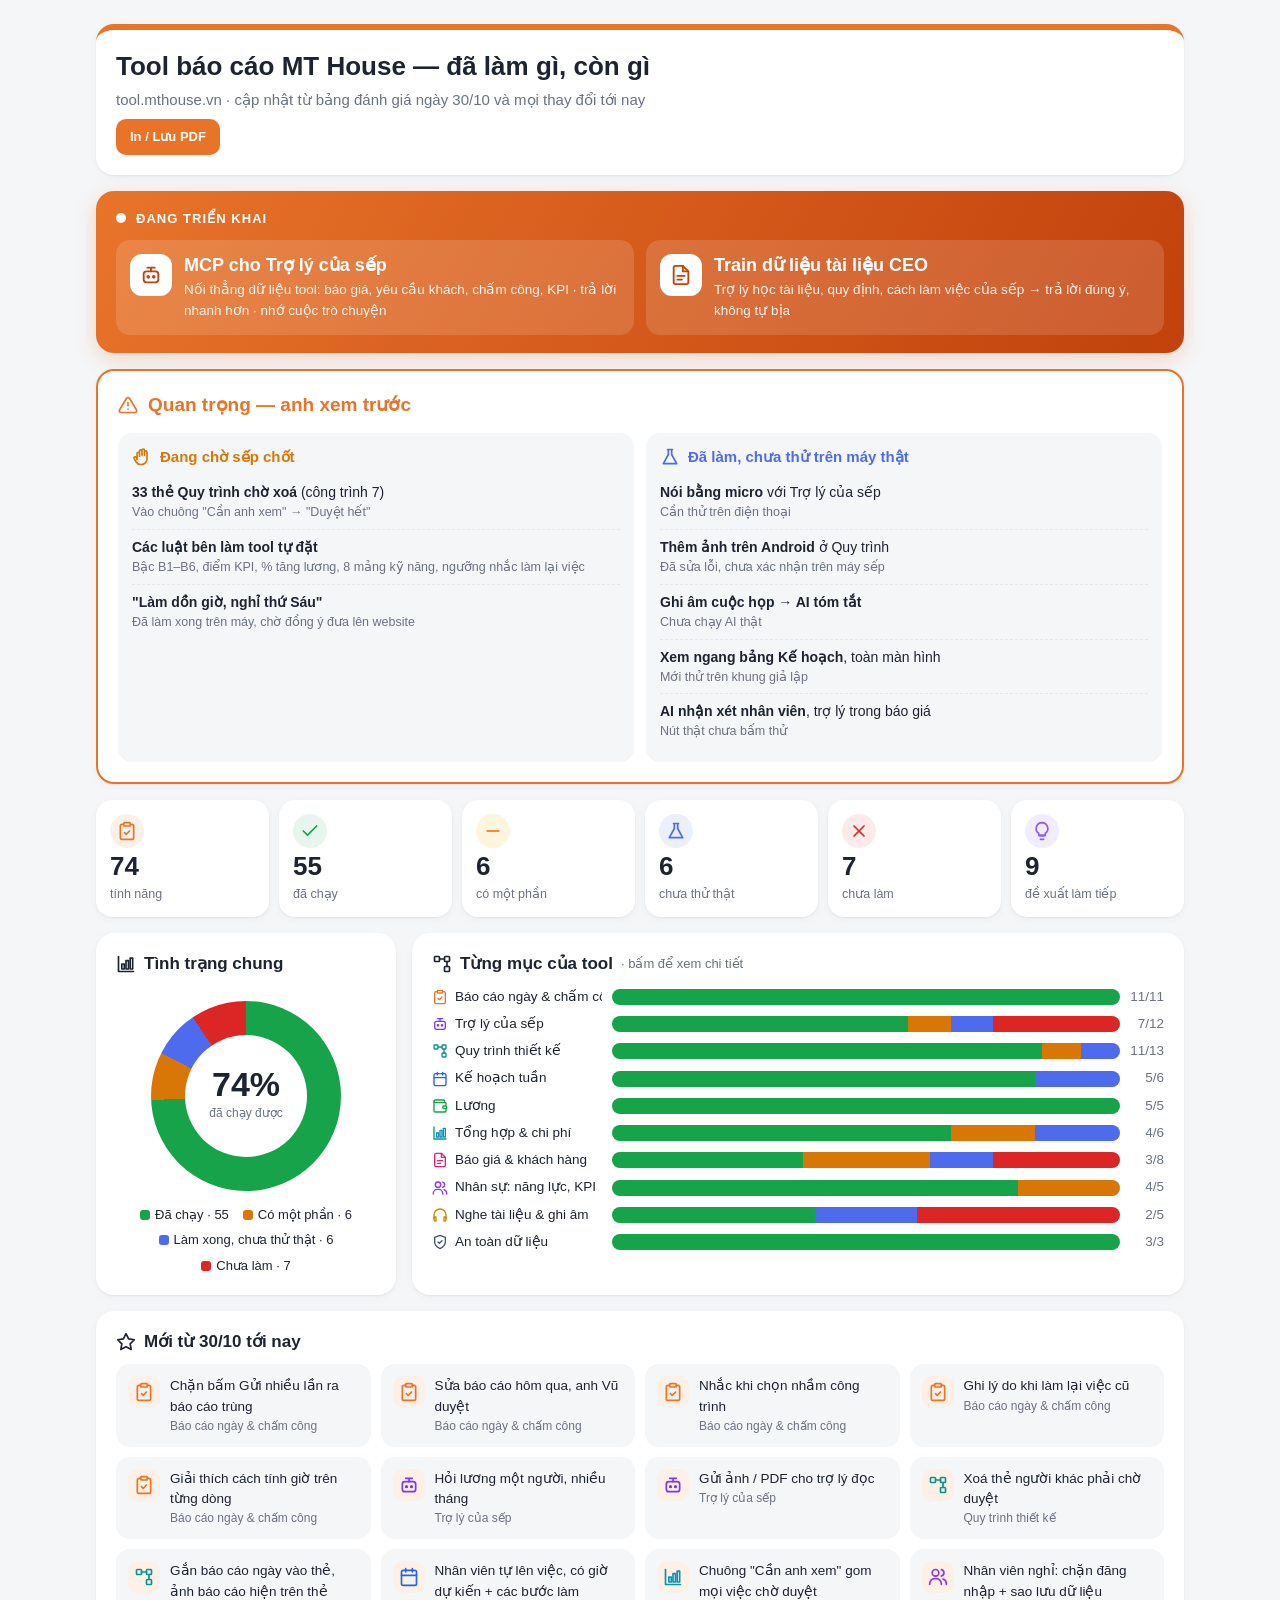
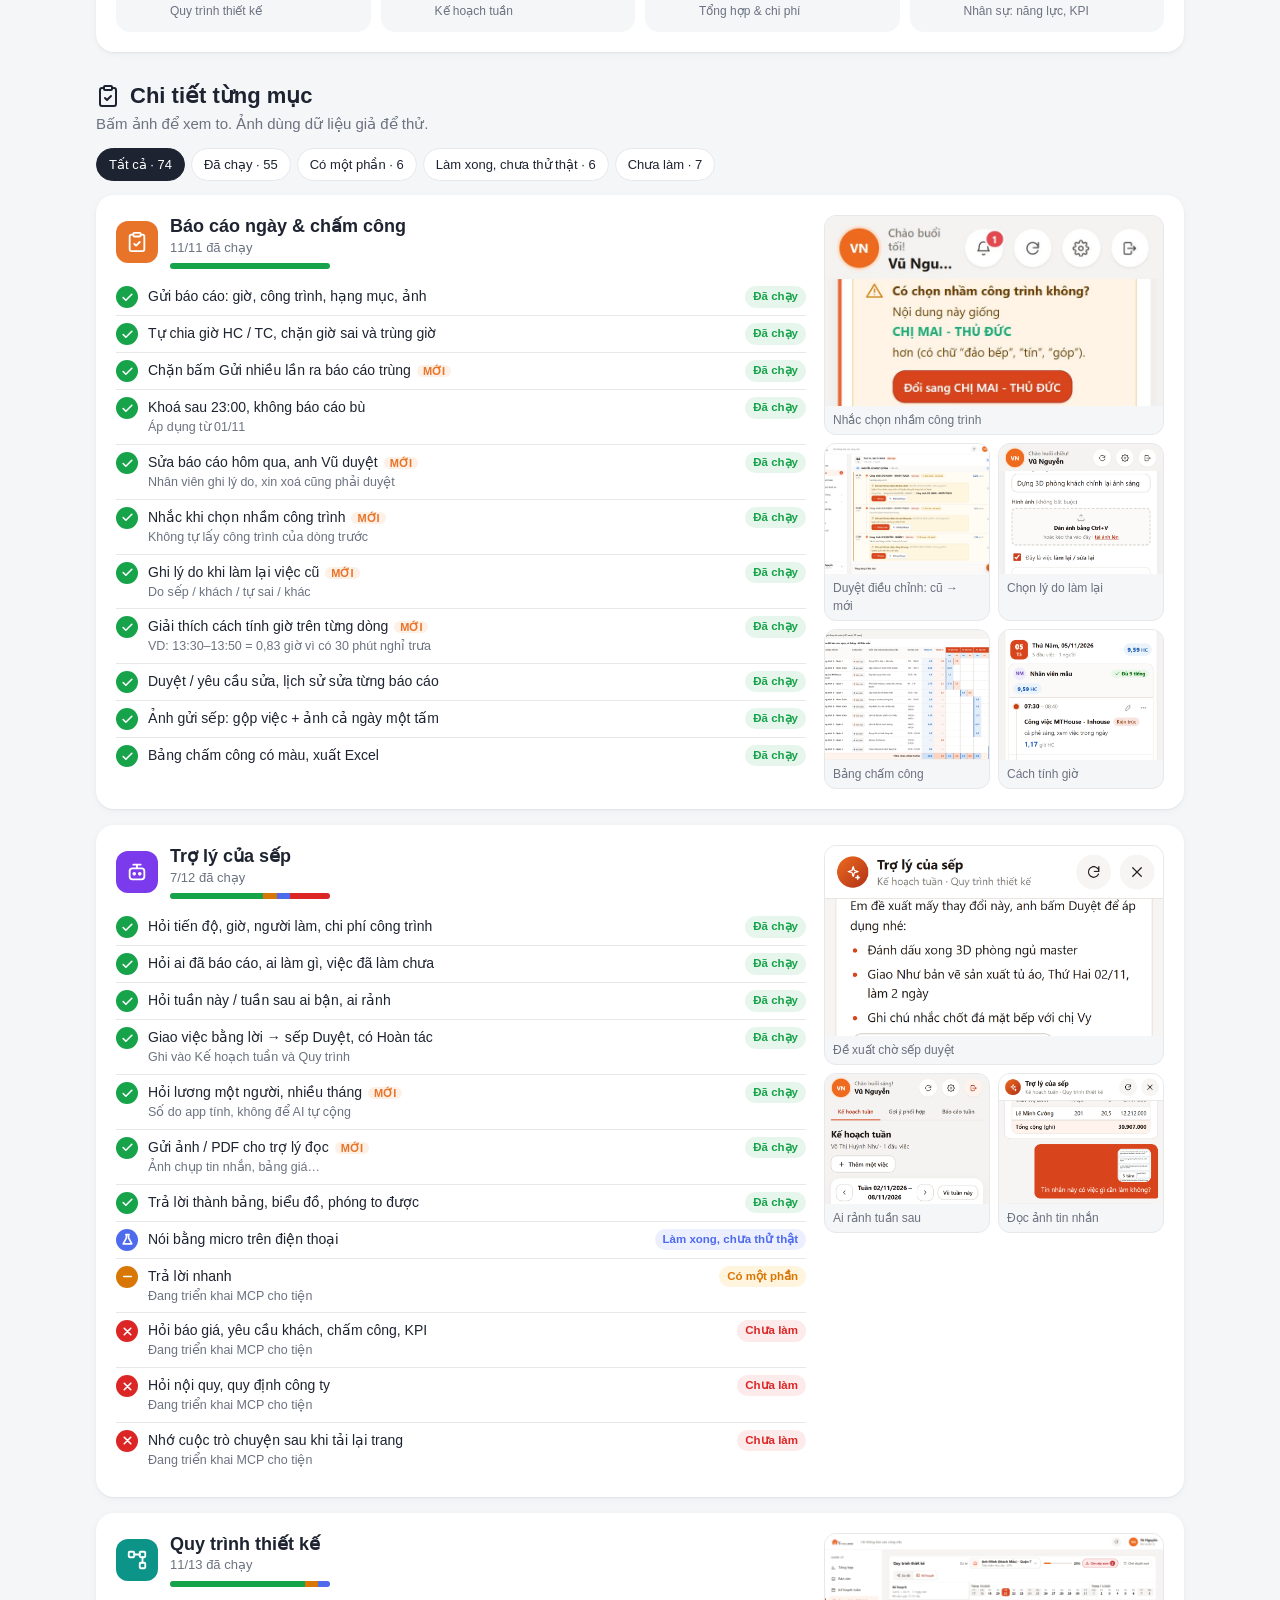
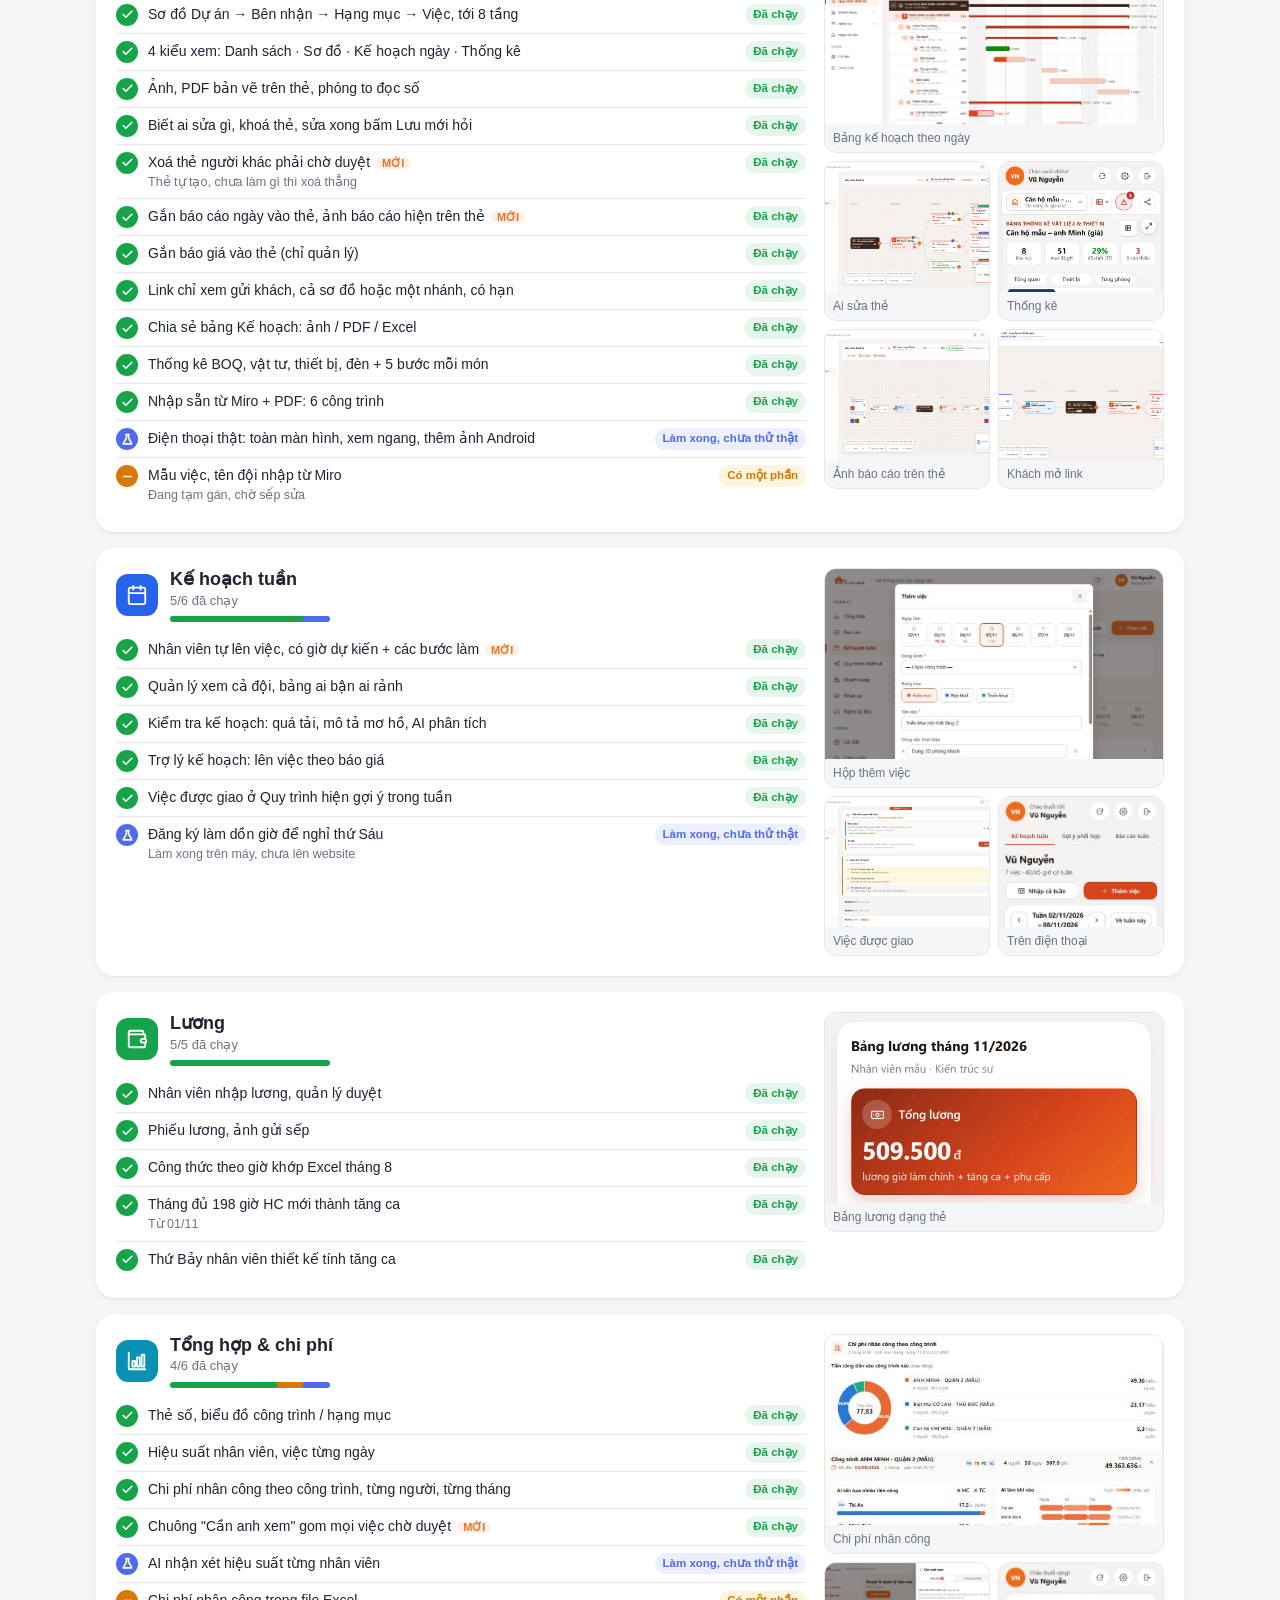
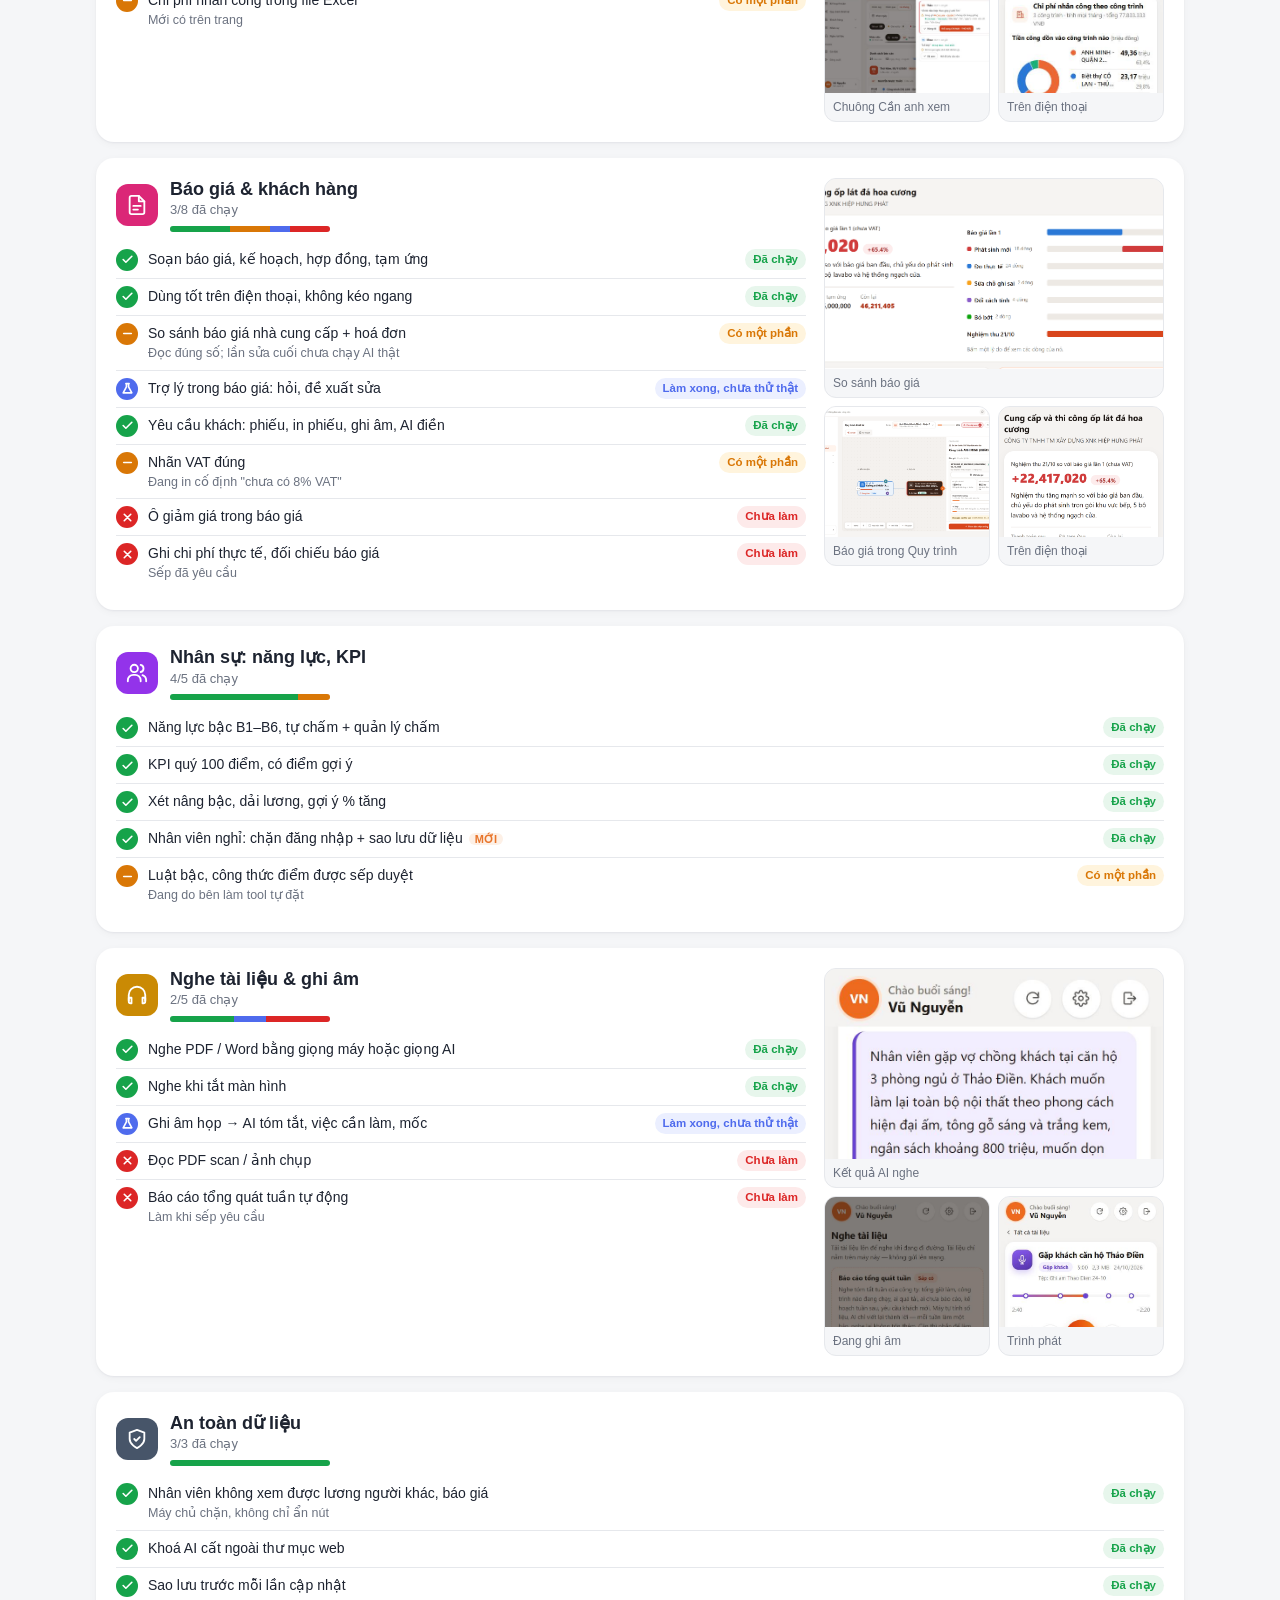
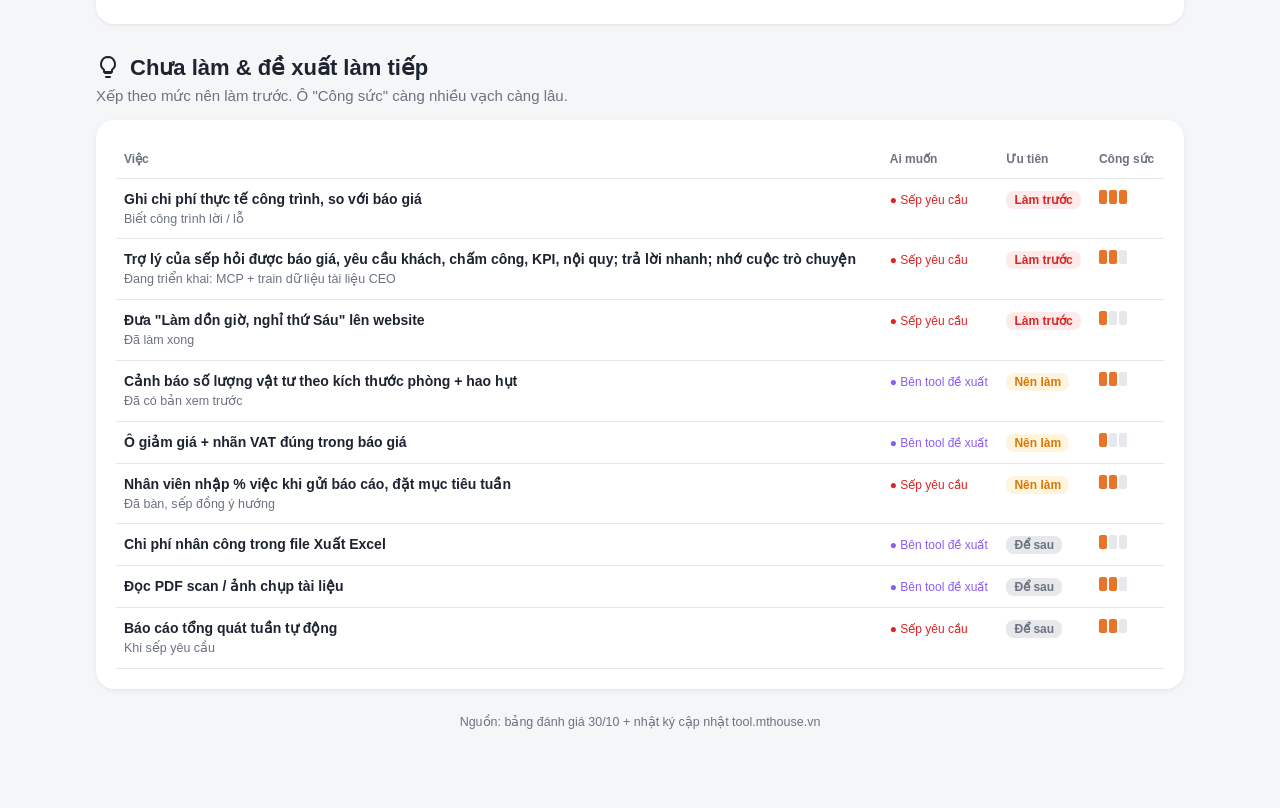
<file: mthouse.html>
<!doctype html>
<html lang="vi">
<head>
<meta charset="utf-8"><meta name="tab-label" content="MT House"><meta name="tab-color" content="#e8742a">
<meta name="viewport" content="width=device-width, initial-scale=1">
<title>Tính năng Tool MT House</title>
<style>
:root{
  --bg:#f5f6f8; --card:#fff; --ink:#1d2330; --mute:#6b7280; --line:#e6e8ec;
  --brand:#e8742a; --brand-soft:#fdf0e6;
  --ok:#16a34a; --ok-bg:#e7f6ec;
  --part:#d97706; --part-bg:#fff4dd;
  --try:#4f6bed; --try-bg:#ebefff;
  --no:#dc2626; --no-bg:#fdeaea;
  --idea:#8b5cf6; --idea-bg:#f2ecff;
  --shadow:0 1px 2px rgba(16,24,40,.05),0 2px 8px rgba(16,24,40,.04);
}
@media (prefers-color-scheme:dark){
  :root:not([data-theme="light"]){
    --bg:#14161b; --card:#1d2027; --ink:#e8eaee; --mute:#9aa1ad; --line:#2d313a;
    --brand-soft:#3a261a; --ok-bg:#16301f; --part-bg:#3a2b12; --try-bg:#1f2648; --no-bg:#3d1b1b; --idea-bg:#2c2147;
    --shadow:none;
  }
}
*{box-sizing:border-box}
body{margin:0;background:var(--bg);color:var(--ink);font:15px/1.5 "Segoe UI",Roboto,Arial,sans-serif}
.page{max-width:1120px;margin:0 auto;padding:24px 16px 64px}
svg.i{width:20px;height:20px;flex:none;stroke:currentColor;fill:none;stroke-width:2;stroke-linecap:round;stroke-linejoin:round}
h1,h2,h3{margin:0;line-height:1.25}
.card{background:var(--card);border-radius:18px;padding:20px;box-shadow:var(--shadow)}
.mute{color:var(--mute)}

/* đầu trang */
.hero{display:grid;grid-template-columns:1fr;gap:16px;align-items:center;border-top:6px solid var(--brand)}
.hero h1{font-size:26px}
.hero p{margin:6px 0 0;color:var(--mute)}
.hero .date{font-size:13px;text-align:right;color:var(--mute)}
.hero .date b{display:block;font-size:20px;color:var(--ink)}
.btn{font:inherit;font-size:13px;font-weight:600;border:0;border-radius:10px;padding:8px 14px;background:var(--brand);color:#fff;cursor:pointer;margin-top:8px}

/* đang triển khai */
.doing{margin-top:16px;border-radius:18px;padding:18px 20px;color:#fff;background:linear-gradient(120deg,#e8742a,#c2410c);box-shadow:0 6px 20px rgba(232,116,42,.25)}
.doing-h{display:flex;align-items:center;gap:10px;font-size:13px;font-weight:800;letter-spacing:.08em}
.pulse{width:10px;height:10px;border-radius:50%;background:#fff;box-shadow:0 0 0 0 rgba(255,255,255,.7);animation:pl 1.8s infinite}
@keyframes pl{70%{box-shadow:0 0 0 10px rgba(255,255,255,0)}100%{box-shadow:0 0 0 0 rgba(255,255,255,0)}}
@media (prefers-reduced-motion:reduce){.pulse{animation:none}}
.doing-grid{display:grid;grid-template-columns:1fr 1fr;gap:12px;margin-top:12px}
.doing-c{display:flex;gap:12px;align-items:flex-start;background:rgba(255,255,255,.14);border-radius:14px;padding:14px}
.doing-c .ic{width:42px;height:42px;border-radius:12px;background:#fff;color:#c2410c;display:grid;place-items:center;flex:none}
.doing-c .ic svg{width:22px;height:22px}
.doing-c b{display:block;font-size:18px;line-height:1.3}
.doing-c span{display:block;font-size:13.5px;opacity:.92;margin-top:3px}
@media (max-width:600px){.doing-grid{grid-template-columns:1fr}.doing-c b{font-size:16px}}

/* quan trọng */
.imp{margin-top:16px;border:2px solid var(--brand);background:var(--card)}
.imp-h{display:flex;gap:10px;align-items:center;font-size:19px;font-weight:700;color:var(--brand)}
.imp-grid{display:grid;grid-template-columns:repeat(2,1fr);gap:12px;margin-top:14px}
.imp-col{border-radius:14px;padding:14px;background:var(--bg)}
.imp-col h3{font-size:15px;display:flex;gap:8px;align-items:center;margin-bottom:8px}
.imp-col ul{margin:0;padding:0;list-style:none}
.imp-col li{padding:7px 0;border-top:1px dashed var(--line);font-size:14px}
.imp-col li:first-child{border-top:0}
.imp-col li small{display:block;color:var(--mute);font-size:12.5px}
.c-dec h3{color:var(--part)} .c-try h3{color:var(--try)} .c-risk h3{color:var(--no)}

/* số liệu */
.kpis{display:grid;grid-template-columns:repeat(6,1fr);gap:10px;margin-top:16px}
.kpi{background:var(--card);border-radius:16px;padding:14px;box-shadow:var(--shadow);display:flex;flex-direction:column;gap:4px}
.kpi .ic{width:34px;height:34px;border-radius:50%;display:grid;place-items:center}
.kpi b{font-size:26px;line-height:1.1}
.kpi span{font-size:12.5px;color:var(--mute)}

.charts{display:grid;grid-template-columns:300px 1fr;gap:16px;margin-top:16px}
.donut-wrap{display:flex;flex-direction:column;align-items:center;gap:14px}
.donut{width:190px;height:190px;border-radius:50%;position:relative}
.donut::after{content:"";position:absolute;inset:34px;border-radius:50%;background:var(--card)}
.donut .mid{position:absolute;inset:0;display:grid;place-items:center;z-index:1;text-align:center}
.donut .mid b{font-size:34px;display:block;line-height:1}
.donut .mid span{font-size:12px;color:var(--mute)}
.legend{display:flex;flex-wrap:wrap;gap:6px 14px;justify-content:center;font-size:13px}
.legend i{display:inline-block;width:10px;height:10px;border-radius:3px;margin-right:5px;vertical-align:-1px}
.card h2{font-size:17px;display:flex;gap:8px;align-items:center;margin-bottom:12px}

.mbar{display:grid;grid-template-columns:170px 1fr 34px;gap:10px;align-items:center;margin:7px 0;font-size:13.5px;cursor:pointer}
.mbar:hover .mtrack{outline:2px solid var(--brand-soft)}
.mname{display:flex;gap:7px;align-items:center;white-space:nowrap;overflow:hidden;text-overflow:ellipsis}
.mname svg{width:16px;height:16px}
.mtrack{display:flex;height:16px;border-radius:8px;overflow:hidden;background:var(--line)}
.mtrack span{display:block;height:100%}
.mcount{text-align:right;color:var(--mute);font-variant-numeric:tabular-nums}

.dep{display:flex;gap:18px;align-items:flex-end;height:150px;padding:0 6px;margin-top:6px}
.dep div{flex:1;display:flex;flex-direction:column;align-items:center;justify-content:flex-end;height:100%;gap:6px}
.dep i{display:block;width:100%;max-width:70px;border-radius:8px 8px 0 0;background:var(--brand)}
.dep b{font-size:15px} .dep span{font-size:12px;color:var(--mute)}

/* mới tuần này */
.new{margin-top:16px}
.new-grid{display:grid;grid-template-columns:repeat(auto-fill,minmax(210px,1fr));gap:10px}
.nw{border-radius:14px;padding:12px;background:var(--bg);display:flex;gap:10px;align-items:flex-start;font-size:13.5px}
.nw .ic{width:32px;height:32px;border-radius:10px;display:grid;place-items:center;background:var(--brand-soft);color:var(--brand);flex:none}
.nw small{display:block;color:var(--mute);font-size:12px}

/* từng mục */
.sec-title{margin:30px 0 4px;font-size:22px;display:flex;align-items:center;gap:10px}
.sec-sub{margin:0 0 12px;color:var(--mute)}
.filters{display:flex;flex-wrap:wrap;gap:6px;margin:0 0 14px}
.filters button{font:inherit;font-size:13px;border:1px solid var(--line);background:var(--card);color:var(--ink);border-radius:999px;padding:6px 12px;cursor:pointer}
.filters button.on{background:var(--ink);color:var(--card);border-color:var(--ink)}
.mods{display:grid;gap:16px}
.mod{display:grid;grid-template-columns:1fr 340px;gap:18px}
.mod.noimg{grid-template-columns:1fr}
.mod-h{display:flex;gap:12px;align-items:center;margin-bottom:10px}
.mod-h .ic{width:42px;height:42px;border-radius:12px;display:grid;place-items:center;color:#fff;flex:none}
.mod-h .ic svg{width:22px;height:22px}
.mod-h h3{font-size:18px}
.mod-h .bar{display:flex;height:6px;border-radius:3px;overflow:hidden;width:160px;margin-top:6px;background:var(--line)}
.mod-h .bar span{height:100%}
.items{list-style:none;margin:0;padding:0}
.items li{display:grid;grid-template-columns:24px 1fr auto;gap:8px;align-items:start;padding:7px 0;border-top:1px solid var(--line);font-size:14px}
.items li:first-child{border-top:0}
.items li small{display:block;color:var(--mute);font-size:12.5px}
.items li .new-tag{font-size:11px;font-weight:700;color:var(--brand);background:var(--brand-soft);border-radius:6px;padding:0 6px;margin-left:6px}
.dot{width:22px;height:22px;border-radius:50%;display:grid;place-items:center;color:#fff}
.dot svg{width:13px;height:13px;stroke-width:3}
.tag{font-size:11.5px;font-weight:600;border-radius:999px;padding:2px 8px;white-space:nowrap}
.s-ok .dot{background:var(--ok)} .s-ok .tag{color:var(--ok);background:var(--ok-bg)}
.s-part .dot{background:var(--part)} .s-part .tag{color:var(--part);background:var(--part-bg)}
.s-try .dot{background:var(--try)} .s-try .tag{color:var(--try);background:var(--try-bg)}
.s-no .dot{background:var(--no)} .s-no .tag{color:var(--no);background:var(--no-bg)}
.shots{display:grid;grid-template-columns:1fr 1fr;gap:8px;align-content:start}
.shots figure{margin:0;border-radius:12px;overflow:hidden;background:var(--bg);cursor:zoom-in;border:1px solid var(--line)}
.shots figure:first-child{grid-column:1/-1}
.shots img{display:block;width:100%;height:130px;object-fit:cover;object-position:top}
.shots figure:first-child img{height:190px}
.shots figcaption{font-size:12px;padding:5px 8px;color:var(--mute)}
.hidden{display:none!important}

/* bảng việc chưa làm / đề xuất */
.tbl-wrap{overflow-x:auto}
table{width:100%;border-collapse:collapse;font-size:14px}
th,td{text-align:left;padding:10px 8px;border-bottom:1px solid var(--line);vertical-align:top}
th{font-size:12px;color:var(--mute);font-weight:600}
td small{display:block;color:var(--mute);font-size:12.5px}
.pr{font-size:12px;font-weight:700;border-radius:8px;padding:2px 8px;white-space:nowrap}
.pr-1{background:var(--no-bg);color:var(--no)} .pr-2{background:var(--part-bg);color:var(--part)} .pr-3{background:var(--line);color:var(--mute)}
.src{font-size:12px;white-space:nowrap}
.src.sep{color:var(--no)} .src.tool{color:var(--idea)}
.cost{display:inline-flex;gap:2px} .cost i{width:8px;height:14px;border-radius:2px;background:var(--line)} .cost i.f{background:var(--brand)}

/* xem ảnh to */
.lb{position:fixed;inset:0;background:rgba(10,12,16,.88);display:none;align-items:center;justify-content:center;z-index:50;padding:16px;flex-direction:column;gap:10px}
.lb.on{display:flex}
.lb img{max-width:100%;max-height:84vh;border-radius:10px;background:#fff}
.lb p{color:#fff;margin:0;font-size:14px}
.lb button{position:absolute;top:12px;right:14px;width:40px;height:40px;border-radius:50%;border:0;background:#fff;color:#111;font-size:22px;cursor:pointer}

html.rt-admin .page{padding-top:70px}
.foot{margin-top:24px;font-size:12.5px;color:var(--mute);text-align:center}

@media (max-width:980px){
  .kpis{grid-template-columns:repeat(3,1fr)}
  .imp-grid{grid-template-columns:1fr}
  .charts{grid-template-columns:1fr}
  .new-grid{grid-template-columns:1fr 1fr}
  .mod{grid-template-columns:1fr}
}
@media (max-width:600px){
  .page{padding:14px 12px 48px}
  html.rt-admin .page{padding-top:14px;padding-bottom:84px}
  .hero{grid-template-columns:1fr}
  .hero .date{text-align:left}
  .hero h1{font-size:22px}
  .kpis{grid-template-columns:repeat(2,1fr)}
  .new-grid{grid-template-columns:1fr}
  .mbar{grid-template-columns:118px 1fr 28px;font-size:12.5px}
  .items li{grid-template-columns:24px 1fr}
  .items li .tag{grid-column:2;justify-self:start}
  .card{padding:16px}
  .shots img{height:110px}
  table thead{display:none}
  table tr{display:grid;grid-template-columns:1fr auto;gap:4px 8px;padding:10px 0;border-bottom:1px solid var(--line)}
  table td{border:0;padding:0}
  table td.c-what{grid-column:1/-1}
}
@media print{
  body{background:#fff}
  .btn,.filters{display:none}
  .card,.kpi{box-shadow:none;border:1px solid var(--line)}
  .mod,.imp,.charts{break-inside:avoid}
  *{-webkit-print-color-adjust:exact;print-color-adjust:exact}
}
</style>
</head>
<body>
<script src="/rtabs.js" defer></script>


<svg width="0" height="0" style="position:absolute" aria-hidden="true">
  <symbol id="i-clip" viewBox="0 0 24 24"><rect x="8" y="2" width="8" height="4" rx="1"/><path d="M16 4h2a2 2 0 0 1 2 2v14a2 2 0 0 1-2 2H6a2 2 0 0 1-2-2V6a2 2 0 0 1 2-2h2"/><path d="m9 14 2 2 4-4"/></symbol>
  <symbol id="i-wallet" viewBox="0 0 24 24"><path d="M19 7V5a2 2 0 0 0-2-2H5a2 2 0 0 0 0 4h15a1 1 0 0 1 1 1v4h-3a2 2 0 0 0 0 4h3a1 1 0 0 0 1-1v-2"/><path d="M3 5v14a2 2 0 0 0 2 2h15a1 1 0 0 0 1-1v-4"/></symbol>
  <symbol id="i-chart" viewBox="0 0 24 24"><path d="M3 3v18h18"/><rect x="7" y="12" width="3" height="6"/><rect x="12" y="8" width="3" height="10"/><rect x="17" y="5" width="3" height="13"/></symbol>
  <symbol id="i-cal" viewBox="0 0 24 24"><rect x="3" y="4" width="18" height="18" rx="2"/><path d="M16 2v4M8 2v4M3 10h18"/></symbol>
  <symbol id="i-flow" viewBox="0 0 24 24"><rect x="3" y="3" width="6" height="6" rx="1"/><rect x="15" y="3" width="6" height="6" rx="1"/><rect x="15" y="15" width="6" height="6" rx="1"/><path d="M9 6h6M18 9v6"/></symbol>
  <symbol id="i-bot" viewBox="0 0 24 24"><rect x="4" y="8" width="16" height="12" rx="3"/><path d="M12 8V4M8 4h8"/><circle cx="9" cy="14" r="1"/><circle cx="15" cy="14" r="1"/></symbol>
  <symbol id="i-file" viewBox="0 0 24 24"><path d="M14 2H6a2 2 0 0 0-2 2v16a2 2 0 0 0 2 2h12a2 2 0 0 0 2-2V8z"/><path d="M14 2v6h6M8 13h8M8 17h5"/></symbol>
  <symbol id="i-users" viewBox="0 0 24 24"><circle cx="9" cy="7" r="4"/><path d="M2 21v-1a6 6 0 0 1 6-6h2a6 6 0 0 1 6 6v1"/><path d="M16 3.1a4 4 0 0 1 0 7.8M22 21v-1a6 6 0 0 0-4-5.6"/></symbol>
  <symbol id="i-head" viewBox="0 0 24 24"><path d="M3 18v-6a9 9 0 0 1 18 0v6"/><path d="M21 19a2 2 0 0 1-2 2h-1v-6h3zM3 19a2 2 0 0 0 2 2h1v-6H3z"/></symbol>
  <symbol id="i-shield" viewBox="0 0 24 24"><path d="M12 22s8-4 8-10V5l-8-3-8 3v7c0 6 8 10 8 10z"/><path d="m9 12 2 2 4-4"/></symbol>
  <symbol id="i-check" viewBox="0 0 24 24"><path d="M20 6 9 17l-5-5"/></symbol>
  <symbol id="i-half" viewBox="0 0 24 24"><path d="M5 12h14"/></symbol>
  <symbol id="i-x" viewBox="0 0 24 24"><path d="M18 6 6 18M6 6l12 12"/></symbol>
  <symbol id="i-flask" viewBox="0 0 24 24"><path d="M9 3h6M10 3v6L4 20h16L14 9V3"/></symbol>
  <symbol id="i-bulb" viewBox="0 0 24 24"><path d="M9 18h6M10 22h4"/><path d="M12 2a7 7 0 0 0-4 12.7V17h8v-2.3A7 7 0 0 0 12 2z"/></symbol>
  <symbol id="i-alert" viewBox="0 0 24 24"><path d="M10.3 3.9 1.8 18a2 2 0 0 0 1.7 3h17a2 2 0 0 0 1.7-3L13.7 3.9a2 2 0 0 0-3.4 0z"/><path d="M12 9v4M12 17h.01"/></symbol>
  <symbol id="i-hand" viewBox="0 0 24 24"><path d="M9 11V5a1.5 1.5 0 0 1 3 0v5M12 10V4a1.5 1.5 0 0 1 3 0v6M15 10V6a1.5 1.5 0 0 1 3 0v8a7 7 0 0 1-7 7h-1a6 6 0 0 1-5-3l-2.5-4a1.5 1.5 0 0 1 2.6-1.5L6 15V8a1.5 1.5 0 0 1 3 0"/></symbol>
  <symbol id="i-star" viewBox="0 0 24 24"><path d="m12 2 3.1 6.3 6.9 1-5 4.9 1.2 6.8L12 17.8 5.8 21l1.2-6.8-5-4.9 6.9-1z"/></symbol>
  <symbol id="i-bell" viewBox="0 0 24 24"><path d="M6 8a6 6 0 0 1 12 0c0 7 3 9 3 9H3s3-2 3-9"/><path d="M10.3 21a1.9 1.9 0 0 0 3.4 0"/></symbol>
  <symbol id="i-img" viewBox="0 0 24 24"><rect x="3" y="3" width="18" height="18" rx="2"/><circle cx="9" cy="9" r="2"/><path d="m21 15-5-5L5 21"/></symbol>
  <symbol id="i-lock" viewBox="0 0 24 24"><rect x="4" y="11" width="16" height="10" rx="2"/><path d="M8 11V7a4 4 0 0 1 8 0v4"/></symbol>
  <symbol id="i-link" viewBox="0 0 24 24"><path d="M10 13a5 5 0 0 0 7.5.5l3-3a5 5 0 0 0-7-7l-1.7 1.7"/><path d="M14 11a5 5 0 0 0-7.5-.5l-3 3a5 5 0 0 0 7 7l1.7-1.7"/></symbol>
  <symbol id="i-rocket" viewBox="0 0 24 24"><path d="M4.5 16.5c-1.5 1.3-2 5-2 5s3.7-.5 5-2c.7-.8.7-2.1-.1-2.9a2.2 2.2 0 0 0-2.9-.1z"/><path d="m12 15-3-3a22 22 0 0 1 2-4A13 13 0 0 1 22 2c0 2.7-.8 7.5-6 11a22 22 0 0 1-4 2z"/></symbol>
</svg>

<div class="page">

<!-- ===== ĐẦU TRANG ===== -->
<header class="card hero">
  <div>
    <h1>Tool báo cáo MT House — đã làm gì, còn gì</h1>
    <p>tool.mthouse.vn · cập nhật từ bảng đánh giá ngày 30/10 và mọi thay đổi tới nay</p>
    <button class="btn" type="button" onclick="window.print()">In / Lưu PDF</button>
  </div>
</header>

<!-- ===== ĐANG TRIỂN KHAI ===== -->
<section class="doing" id="dang-trien-khai">
  <div class="doing-h"><span class="pulse"></span> ĐANG TRIỂN KHAI</div>
  <div class="doing-grid">
    <div class="doing-c">
      <div class="ic"><svg class="i"><use href="#i-bot"/></svg></div>
      <div><b>MCP cho Trợ lý của sếp</b>
        <span>Nối thẳng dữ liệu tool: báo giá, yêu cầu khách, chấm công, KPI · trả lời nhanh hơn · nhớ cuộc trò chuyện</span></div>
    </div>
    <div class="doing-c">
      <div class="ic"><svg class="i"><use href="#i-file"/></svg></div>
      <div><b>Train dữ liệu tài liệu CEO</b>
        <span>Trợ lý học tài liệu, quy định, cách làm việc của sếp → trả lời đúng ý, không tự bịa</span></div>
    </div>
  </div>
</section>

<!-- ===== QUAN TRỌNG ===== -->
<section class="card imp" id="quan-trong">
  <div class="imp-h"><svg class="i"><use href="#i-alert"/></svg> Quan trọng — anh xem trước</div>
  <div class="imp-grid">
    <div class="imp-col c-dec">
      <h3><svg class="i"><use href="#i-hand"/></svg> Đang chờ sếp chốt</h3>
      <ul>
        <li><b>33 thẻ Quy trình chờ xoá</b> (công trình 7)<small>Vào chuông "Cần anh xem" → "Duyệt hết"</small></li>
        <li><b>Các luật bên làm tool tự đặt</b><small>Bậc B1–B6, điểm KPI, % tăng lương, 8 mảng kỹ năng, ngưỡng nhắc làm lại việc</small></li>
        <li><b>"Làm dồn giờ, nghỉ thứ Sáu"</b><small>Đã làm xong trên máy, chờ đồng ý đưa lên website</small></li>
      </ul>
    </div>
    <div class="imp-col c-try">
      <h3><svg class="i"><use href="#i-flask"/></svg> Đã làm, chưa thử trên máy thật</h3>
      <ul>
        <li><b>Nói bằng micro</b> với Trợ lý của sếp<small>Cần thử trên điện thoại</small></li>
        <li><b>Thêm ảnh trên Android</b> ở Quy trình<small>Đã sửa lỗi, chưa xác nhận trên máy sếp</small></li>
        <li><b>Ghi âm cuộc họp → AI tóm tắt</b><small>Chưa chạy AI thật</small></li>
        <li><b>Xem ngang bảng Kế hoạch</b>, toàn màn hình<small>Mới thử trên khung giả lập</small></li>
        <li><b>AI nhận xét nhân viên</b>, trợ lý trong báo giá<small>Nút thật chưa bấm thử</small></li>
      </ul>
    </div>
  </div>
</section>

<!-- ===== SỐ LIỆU ===== -->
<div class="kpis" id="kpis"></div>

<div class="charts">
  <div class="card donut-wrap">
    <h2 style="align-self:flex-start"><svg class="i"><use href="#i-chart"/></svg> Tình trạng chung</h2>
    <div class="donut" id="donut"><div class="mid"><div><b id="donut-pct"></b><span>đã chạy được</span></div></div></div>
    <div class="legend" id="legend"></div>
  </div>
  <div class="card">
    <h2><svg class="i"><use href="#i-flow"/></svg> Từng mục của tool <span class="mute" style="font-weight:400;font-size:13px">· bấm để xem chi tiết</span></h2>
    <div id="mbars"></div>
  </div>
</div>

<div class="card new">
  <h2><svg class="i"><use href="#i-star"/></svg> Mới từ 30/10 tới nay</h2>
  <div class="new-grid" id="new-grid"></div>
</div>

<!-- ===== TỪNG MỤC ===== -->
<h2 class="sec-title" id="chi-tiet"><svg class="i" style="width:24px;height:24px"><use href="#i-clip"/></svg> Chi tiết từng mục</h2>
<p class="sec-sub">Bấm ảnh để xem to. Ảnh dùng dữ liệu giả để thử.</p>
<div class="filters" id="filters"></div>
<div class="mods" id="mods"></div>

<!-- ===== CHƯA LÀM / ĐỀ XUẤT ===== -->
<h2 class="sec-title" id="de-xuat"><svg class="i" style="width:24px;height:24px"><use href="#i-bulb"/></svg> Chưa làm &amp; đề xuất làm tiếp</h2>
<p class="sec-sub">Xếp theo mức nên làm trước. Ô "Công sức" càng nhiều vạch càng lâu.</p>
<div class="card tbl-wrap">
  <table>
    <thead><tr><th>Việc</th><th>Ai muốn</th><th>Ưu tiên</th><th>Công sức</th></tr></thead>
    <tbody id="props"></tbody>
  </table>
</div>

<p class="foot">Nguồn: bảng đánh giá 30/10 + nhật ký cập nhật tool.mthouse.vn</p>
</div>

<div class="lb" id="lb"><button type="button" aria-label="Đóng">×</button><img alt=""><p></p></div>

<script>
var ST = {
  ok:   { t: 'Đã chạy',            c: 'var(--ok)',   ic: 'i-check' },
  part: { t: 'Có một phần',        c: 'var(--part)', ic: 'i-half' },
  try:  { t: 'Làm xong, chưa thử thật', c: 'var(--try)',  ic: 'i-flask' },
  no:   { t: 'Chưa làm',           c: 'var(--no)',   ic: 'i-x' }
};
var ORDER = ['ok', 'part', 'try', 'no'];

// [trạng thái, tên, ghi chú, mới?]
var MODS = [
  { id: 'bao-cao', ic: 'i-clip', color: '#e8742a', name: 'Báo cáo ngày & chấm công',
    items: [
      ['ok', 'Gửi báo cáo: giờ, công trình, hạng mục, ảnh'],
      ['ok', 'Tự chia giờ HC / TC, chặn giờ sai và trùng giờ'],
      ['ok', 'Chặn bấm Gửi nhiều lần ra báo cáo trùng', '', 1],
      ['ok', 'Khoá sau 23:00, không báo cáo bù', 'Áp dụng từ 01/11'],
      ['ok', 'Sửa báo cáo hôm qua, anh Vũ duyệt', 'Nhân viên ghi lý do, xin xoá cũng phải duyệt', 1],
      ['ok', 'Nhắc khi chọn nhầm công trình', 'Không tự lấy công trình của dòng trước', 1],
      ['ok', 'Ghi lý do khi làm lại việc cũ', 'Do sếp / khách / tự sai / khác', 1],
      ['ok', 'Giải thích cách tính giờ trên từng dòng', 'VD: 13:30–13:50 = 0,83 giờ vì có 30 phút nghỉ trưa', 1],
      ['ok', 'Duyệt / yêu cầu sửa, lịch sử sửa từng báo cáo'],
      ['ok', 'Ảnh gửi sếp: gộp việc + ảnh cả ngày một tấm'],
      ['ok', 'Bảng chấm công có màu, xuất Excel']
    ],
    shots: [
      ['mthouse-anh/anh-soat-bao-cao--1-nhan-vien-nhac-chon-nham.jpg', 'Nhắc chọn nhầm công trình'],
      ['mthouse-anh/anh-dieu-chinh-bao-cao--5-anh-vu-xem-cu-moi-dong-y-may-tinh.png', 'Duyệt điều chỉnh: cũ → mới'],
      ['mthouse-anh/anh-ly-do-lap-viec--2-dien-thoai-chon-ly-do.png', 'Chọn lý do làm lại'],
      ['mthouse-anh/anh-duyet-bang-cham-cong--bang-cham-cong-sau.png', 'Bảng chấm công'],
      ['mthouse-anh/anh-cach-tinh-gio--1-ca-ngay-co-cach-tinh.png', 'Cách tính giờ']
    ] },
  { id: 'tro-ly', ic: 'i-bot', color: '#7c3aed', name: 'Trợ lý của sếp',
    items: [
      ['ok', 'Hỏi tiến độ, giờ, người làm, chi phí công trình'],
      ['ok', 'Hỏi ai đã báo cáo, ai làm gì, việc đã làm chưa'],
      ['ok', 'Hỏi tuần này / tuần sau ai bận, ai rảnh'],
      ['ok', 'Giao việc bằng lời → sếp Duyệt, có Hoàn tác', 'Ghi vào Kế hoạch tuần và Quy trình'],
      ['ok', 'Hỏi lương một người, nhiều tháng', 'Số do app tính, không để AI tự cộng', 1],
      ['ok', 'Gửi ảnh / PDF cho trợ lý đọc', 'Ảnh chụp tin nhắn, bảng giá…', 1],
      ['ok', 'Trả lời thành bảng, biểu đồ, phóng to được'],
      ['try', 'Nói bằng micro trên điện thoại'],
      ['part', 'Trả lời nhanh', 'Đang triển khai MCP cho tiện'],
      ['no', 'Hỏi báo giá, yêu cầu khách, chấm công, KPI', 'Đang triển khai MCP cho tiện'],
      ['no', 'Hỏi nội quy, quy định công ty', 'Đang triển khai MCP cho tiện'],
      ['no', 'Nhớ cuộc trò chuyện sau khi tải lại trang', 'Đang triển khai MCP cho tiện']
    ],
    shots: [
      ['mthouse-anh/anh-tro-ly-cua-sep--dien-thoai-4-de-xuat-cho-duyet.png', 'Đề xuất chờ sếp duyệt'],
      ['mthouse-anh/anh-tro-ly-cua-sep--dien-thoai-7-ke-hoach-tuan-sau.png', 'Ai rảnh tuần sau'],
      ['mthouse-anh/anh-gui-anh-tro-ly--4-ai-doc-tin-nhan.png', 'Đọc ảnh tin nhắn']
    ] },
  { id: 'quy-trinh', ic: 'i-flow', color: '#0d9488', name: 'Quy trình thiết kế',
    items: [
      ['ok', 'Sơ đồ Dự án → Bên nhận → Hạng mục → Việc, tới 8 tầng'],
      ['ok', '4 kiểu xem: Danh sách · Sơ đồ · Kế hoạch ngày · Thống kê'],
      ['ok', 'Ảnh, PDF bản vẽ trên thẻ, phóng to đọc số'],
      ['ok', 'Biết ai sửa gì, khoá thẻ, sửa xong bấm Lưu mới hỏi'],
      ['ok', 'Xoá thẻ người khác phải chờ duyệt', 'Thẻ tự tạo, chưa làm gì thì xoá thẳng', 1],
      ['ok', 'Gắn báo cáo ngày vào thẻ, ảnh báo cáo hiện trên thẻ', '', 1],
      ['ok', 'Gắn báo giá vào thẻ (chỉ quản lý)'],
      ['ok', 'Link chỉ xem gửi khách, cả sơ đồ hoặc một nhánh, có hạn'],
      ['ok', 'Chia sẻ bảng Kế hoạch: ảnh / PDF / Excel'],
      ['ok', 'Thống kê BOQ, vật tư, thiết bị, đèn + 5 bước mỗi món'],
      ['ok', 'Nhập sẵn từ Miro + PDF: 6 công trình'],
      ['try', 'Điện thoại thật: toàn màn hình, xem ngang, thêm ảnh Android'],
      ['part', 'Mẫu việc, tên đội nhập từ Miro', 'Đang tạm gán, chờ sếp sửa']
    ],
    shots: [
      ['mthouse-anh/anh-ke-hoach-theo-ngay--1-may-tinh-bang-ke-hoach.png', 'Bảng kế hoạch theo ngày'],
      ['mthouse-anh/anh-avatar-khoa-the--1-may-tinh-avatar-tren-the.png', 'Ai sửa thẻ'],
      ['mthouse-anh/anh-bang-thong-ke--2-tong-quan.png', 'Thống kê'],
      ['mthouse-anh/anh-gan-bao-cao-quy-trinh--3a-so-do-the-co-anh-bao-cao.png', 'Ảnh báo cáo trên thẻ'],
      ['mthouse-anh/anh-chia-se-nhanh--6-khach-mo-link-may-tinh.png', 'Khách mở link']
    ] },
  { id: 'ke-hoach', ic: 'i-cal', color: '#2563eb', name: 'Kế hoạch tuần',
    items: [
      ['ok', 'Nhân viên tự lên việc, có giờ dự kiến + các bước làm', '', 1],
      ['ok', 'Quản lý xem cả đội, bảng ai bận ai rảnh'],
      ['ok', 'Kiểm tra kế hoạch: quá tải, mô tả mơ hồ, AI phân tích'],
      ['ok', 'Trợ lý kế hoạch: lên việc theo báo giá'],
      ['ok', 'Việc được giao ở Quy trình hiện gợi ý trong tuần'],
      ['try', 'Đăng ký làm dồn giờ để nghỉ thứ Sáu', 'Làm xong trên máy, chưa lên website']
    ],
    shots: [
      ['mthouse-anh/anh-ke-hoach-moi--1-hop-them-viec-may-tinh.jpg', 'Hộp thêm việc'],
      ['mthouse-anh/anh-viec-duoc-giao--1-may-tinh-viec-duoc-giao.png', 'Việc được giao'],
      ['mthouse-anh/anh-ke-hoach-moi--3-trang-ke-hoach-dien-thoai.jpg', 'Trên điện thoại']
    ] },
  { id: 'luong', ic: 'i-wallet', color: '#16a34a', name: 'Lương',
    items: [
      ['ok', 'Nhân viên nhập lương, quản lý duyệt'],
      ['ok', 'Phiếu lương, ảnh gửi sếp'],
      ['ok', 'Công thức theo giờ khớp Excel tháng 8'],
      ['ok', 'Tháng đủ 198 giờ HC mới thành tăng ca', 'Từ 01/11'],
      ['ok', 'Thứ Bảy nhân viên thiết kế tính tăng ca']
    ],
    shots: [
      ['mthouse-anh/anh-cach-tinh-gio--3-bang-luong-cau-nhac-tang-ca.png', 'Bảng lương dạng thẻ']
    ] },
  { id: 'tong-hop', ic: 'i-chart', color: '#0891b2', name: 'Tổng hợp & chi phí',
    items: [
      ['ok', 'Thẻ số, biểu đồ công trình / hạng mục'],
      ['ok', 'Hiệu suất nhân viên, việc từng ngày'],
      ['ok', 'Chi phí nhân công theo công trình, từng người, từng tháng'],
      ['ok', 'Chuông "Cần anh xem" gom mọi việc chờ duyệt', '', 1],
      ['try', 'AI nhận xét hiệu suất từng nhân viên'],
      ['part', 'Chi phí nhân công trong file Excel', 'Mới có trên trang']
    ],
    shots: [
      ['mthouse-anh/anh-chi-phi-cong-trinh--8-may-tinh-bieu-do.png', 'Chi phí nhân công'],
      ['mthouse-anh/anh-soat-bao-cao--2-sep-chuong-can-xem-may-tinh.jpg', 'Chuông Cần anh xem'],
      ['mthouse-anh/anh-chi-phi-cong-trinh--5-dien-thoai-bieu-do-tron-cong-trinh.jpg', 'Trên điện thoại']
    ] },
  { id: 'bao-gia', ic: 'i-file', color: '#db2777', name: 'Báo giá & khách hàng',
    items: [
      ['ok', 'Soạn báo giá, kế hoạch, hợp đồng, tạm ứng'],
      ['ok', 'Dùng tốt trên điện thoại, không kéo ngang'],
      ['part', 'So sánh báo giá nhà cung cấp + hoá đơn', 'Đọc đúng số; lần sửa cuối chưa chạy AI thật'],
      ['try', 'Trợ lý trong báo giá: hỏi, đề xuất sửa'],
      ['ok', 'Yêu cầu khách: phiếu, in phiếu, ghi âm, AI điền'],
      ['part', 'Nhãn VAT đúng', 'Đang in cố định "chưa có 8% VAT"'],
      ['no', 'Ô giảm giá trong báo giá'],
      ['no', 'Ghi chi phí thực tế, đối chiếu báo giá', 'Sếp đã yêu cầu']
    ],
    shots: [
      ['mthouse-anh/anh-so-sanh-bao-gia--1-ket-luan.png', 'So sánh báo giá'],
      ['mthouse-anh/anh-bao-gia-quy-trinh--1-the-du-an.png', 'Báo giá trong Quy trình'],
      ['mthouse-anh/anh-so-sanh-bao-gia--6-dien-thoai-ket-luan.png', 'Trên điện thoại']
    ] },
  { id: 'nhan-su', ic: 'i-users', color: '#9333ea', name: 'Nhân sự: năng lực, KPI',
    items: [
      ['ok', 'Năng lực bậc B1–B6, tự chấm + quản lý chấm'],
      ['ok', 'KPI quý 100 điểm, có điểm gợi ý'],
      ['ok', 'Xét nâng bậc, dải lương, gợi ý % tăng'],
      ['ok', 'Nhân viên nghỉ: chặn đăng nhập + sao lưu dữ liệu', '', 1],
      ['part', 'Luật bậc, công thức điểm được sếp duyệt', 'Đang do bên làm tool tự đặt']
    ], shots: [] },
  { id: 'nghe', ic: 'i-head', color: '#ca8a04', name: 'Nghe tài liệu & ghi âm',
    items: [
      ['ok', 'Nghe PDF / Word bằng giọng máy hoặc giọng AI'],
      ['ok', 'Nghe khi tắt màn hình'],
      ['try', 'Ghi âm họp → AI tóm tắt, việc cần làm, mốc'],
      ['no', 'Đọc PDF scan / ảnh chụp'],
      ['no', 'Báo cáo tổng quát tuần tự động', 'Làm khi sếp yêu cầu']
    ],
    shots: [
      ['mthouse-anh/anh-ghi-am--3-dien-thoai-ket-qua.jpg', 'Kết quả AI nghe'],
      ['mthouse-anh/anh-ghi-am--8-dang-ghi-am.jpg', 'Đang ghi âm'],
      ['mthouse-anh/anh-ghi-am--1-dien-thoai-trinh-phat.jpg', 'Trình phát']
    ] },
  { id: 'an-toan', ic: 'i-shield', color: '#475569', name: 'An toàn dữ liệu',
    items: [
      ['ok', 'Nhân viên không xem được lương người khác, báo giá', 'Máy chủ chặn, không chỉ ẩn nút'],
      ['ok', 'Khoá AI cất ngoài thư mục web'],
      ['ok', 'Sao lưu trước mỗi lần cập nhật']
    ], shots: [] }
];

// [việc, ghi chú, ai muốn: sep|tool, ưu tiên 1-3, công sức 1-3]
var PROPS = [
  ['Ghi chi phí thực tế công trình, so với báo giá', 'Biết công trình lời / lỗ', 'sep', 1, 3],
  ['Trợ lý của sếp hỏi được báo giá, yêu cầu khách, chấm công, KPI, nội quy; trả lời nhanh; nhớ cuộc trò chuyện', 'Đang triển khai: MCP + train dữ liệu tài liệu CEO', 'sep', 1, 2],
  ['Đưa "Làm dồn giờ, nghỉ thứ Sáu" lên website', 'Đã làm xong', 'sep', 1, 1],
  ['Cảnh báo số lượng vật tư theo kích thước phòng + hao hụt', 'Đã có bản xem trước', 'tool', 2, 2],
  ['Ô giảm giá + nhãn VAT đúng trong báo giá', '', 'tool', 2, 1],
  ['Nhân viên nhập % việc khi gửi báo cáo, đặt mục tiêu tuần', 'Đã bàn, sếp đồng ý hướng', 'sep', 2, 2],
  ['Chi phí nhân công trong file Xuất Excel', '', 'tool', 3, 1],
  ['Đọc PDF scan / ảnh chụp tài liệu', '', 'tool', 3, 2],
  ['Báo cáo tổng quát tuần tự động', 'Khi sếp yêu cầu', 'sep', 3, 2]
];

function svg(id, extra) { return '<svg class="i"' + (extra || '') + '><use href="#' + id + '"/></svg>'; }
function esc(s) { return String(s == null ? '' : s).replace(/[&<>"]/g, function (c) { return { '&': '&amp;', '<': '&lt;', '>': '&gt;', '"': '&quot;' }[c]; }); }
function count(items) {
  var c = { ok: 0, part: 0, try: 0, no: 0 };
  items.forEach(function (it) { c[it[0]]++; });
  return c;
}

var all = [], fresh = [];
MODS.forEach(function (m) { m.items.forEach(function (it) { all.push(it); if (it[3]) fresh.push([m, it]); }); });
var C = count(all), N = all.length;

// thẻ số
var kp = [
  ['i-clip', 'var(--brand)', 'var(--brand-soft)', N, 'tính năng'],
  ['i-check', 'var(--ok)', 'var(--ok-bg)', C.ok, 'đã chạy'],
  ['i-half', 'var(--part)', 'var(--part-bg)', C.part, 'có một phần'],
  ['i-flask', 'var(--try)', 'var(--try-bg)', C.try, 'chưa thử thật'],
  ['i-x', 'var(--no)', 'var(--no-bg)', C.no, 'chưa làm'],
  ['i-bulb', 'var(--idea)', 'var(--idea-bg)', PROPS.length, 'đề xuất làm tiếp']
];
document.getElementById('kpis').innerHTML = kp.map(function (k) {
  return '<div class="kpi"><div class="ic" style="color:' + k[1] + ';background:' + k[2] + '">' + svg(k[0]) + '</div><b>' + k[3] + '</b><span>' + k[4] + '</span></div>';
}).join('');

// vành khuyên
var acc = 0, stops = [];
ORDER.forEach(function (k) { var a = acc, b = acc + C[k] / N * 360; stops.push(ST[k].c + ' ' + a + 'deg ' + b + 'deg'); acc = b; });
document.getElementById('donut').style.background = 'conic-gradient(' + stops.join(',') + ')';
document.getElementById('donut-pct').textContent = Math.round(C.ok / N * 100) + '%';
document.getElementById('legend').innerHTML = ORDER.map(function (k) {
  return '<span><i style="background:' + ST[k].c + '"></i>' + ST[k].t + ' · ' + C[k] + '</span>';
}).join('');

// thanh từng mục
document.getElementById('mbars').innerHTML = MODS.map(function (m) {
  var c = count(m.items), n = m.items.length;
  return '<div class="mbar" data-go="' + m.id + '"><div class="mname" style="color:' + m.color + '">' + svg(m.ic) + '<span style="color:var(--ink)">' + esc(m.name) + '</span></div><div class="mtrack">' +
    ORDER.map(function (k) { return c[k] ? '<span title="' + ST[k].t + ': ' + c[k] + '" style="width:' + (c[k] / n * 100) + '%;background:' + ST[k].c + '"></span>' : ''; }).join('') +
    '</div><div class="mcount">' + c.ok + '/' + n + '</div></div>';
}).join('');
document.querySelectorAll('[data-go]').forEach(function (el) {
  el.addEventListener('click', function () { document.getElementById('m-' + el.dataset.go).scrollIntoView({ behavior: 'smooth' }); });
});

// mới
document.getElementById('new-grid').innerHTML = fresh.map(function (f) {
  return '<div class="nw"><div class="ic" style="color:' + f[0].color + '">' + svg(f[0].ic) + '</div><div>' + esc(f[1][1]) + '<small>' + esc(f[0].name) + '</small></div></div>';
}).join('');

// từng mục
var filt = 'all';
function drawMods() {
  document.getElementById('mods').innerHTML = MODS.map(function (m) {
    var c = count(m.items), n = m.items.length;
    var items = m.items.filter(function (it) { return filt === 'all' || it[0] === filt; });
    if (!items.length) return '';
    var shots = filt === 'all' && m.shots.length ? '<div class="shots">' + m.shots.map(function (s) {
      return '<figure data-src="' + esc(s[0]) + '" data-cap="' + esc(s[1]) + '"><img loading="lazy" src="' + esc(s[0]) + '" alt="' + esc(s[1]) + '"><figcaption>' + esc(s[1]) + '</figcaption></figure>';
    }).join('') + '</div>' : '';
    return '<article class="card mod' + (shots ? '' : ' noimg') + '" id="m-' + m.id + '"><div>' +
      '<div class="mod-h"><div class="ic" style="background:' + m.color + '">' + svg(m.ic) + '</div><div><h3>' + esc(m.name) + '</h3>' +
      '<div class="mute" style="font-size:13px">' + c.ok + '/' + n + ' đã chạy</div><div class="bar">' +
      ORDER.map(function (k) { return c[k] ? '<span style="width:' + (c[k] / n * 100) + '%;background:' + ST[k].c + '"></span>' : ''; }).join('') +
      '</div></div></div><ul class="items">' + items.map(function (it) {
        return '<li class="s-' + it[0] + '"><span class="dot">' + svg(ST[it[0]].ic) + '</span><div>' + esc(it[1]) +
          (it[3] ? '<span class="new-tag">MỚI</span>' : '') + (it[2] ? '<small>' + esc(it[2]) + '</small>' : '') +
          '</div><span class="tag">' + ST[it[0]].t + '</span></li>';
      }).join('') + '</ul></div>' + shots + '</article>';
  }).join('');
}
document.getElementById('filters').innerHTML = [['all', 'Tất cả · ' + N]].concat(ORDER.map(function (k) { return [k, ST[k].t + ' · ' + C[k]]; }))
  .map(function (f) { return '<button type="button" data-f="' + f[0] + '"' + (f[0] === 'all' ? ' class="on"' : '') + '>' + f[1] + '</button>'; }).join('');
document.getElementById('filters').addEventListener('click', function (e) {
  var b = e.target.closest('button'); if (!b) return;
  filt = b.dataset.f;
  this.querySelectorAll('button').forEach(function (x) { x.classList.toggle('on', x === b); });
  drawMods();
});
drawMods();

// đề xuất
var PR = { 1: ['Làm trước', 'pr-1'], 2: ['Nên làm', 'pr-2'], 3: ['Để sau', 'pr-3'] };
document.getElementById('props').innerHTML = PROPS.map(function (p) {
  return '<tr><td class="c-what"><b>' + esc(p[0]) + '</b>' + (p[1] ? '<small>' + esc(p[1]) + '</small>' : '') + '</td>' +
    '<td><span class="src ' + p[2] + '">' + (p[2] === 'sep' ? '● Sếp yêu cầu' : '● Bên tool đề xuất') + '</span></td>' +
    '<td><span class="pr ' + PR[p[3]][1] + '">' + PR[p[3]][0] + '</span></td>' +
    '<td><span class="cost" title="' + ['Nhanh', 'Vừa', 'Lâu'][p[4] - 1] + '">' + [1, 2, 3].map(function (i) { return '<i' + (i <= p[4] ? ' class="f"' : '') + '></i>'; }).join('') + '</span></td></tr>';
}).join('');

// xem ảnh to
var lb = document.getElementById('lb');
document.addEventListener('click', function (e) {
  var f = e.target.closest('figure[data-src]');
  if (f) { lb.querySelector('img').src = f.dataset.src; lb.querySelector('p').textContent = f.dataset.cap; lb.classList.add('on'); return; }
  if (lb.classList.contains('on') && (e.target === lb || e.target.tagName === 'BUTTON')) lb.classList.remove('on');
});
document.addEventListener('keydown', function (e) { if (e.key === 'Escape') lb.classList.remove('on'); });
</script>
</body>
</html>
</file>
